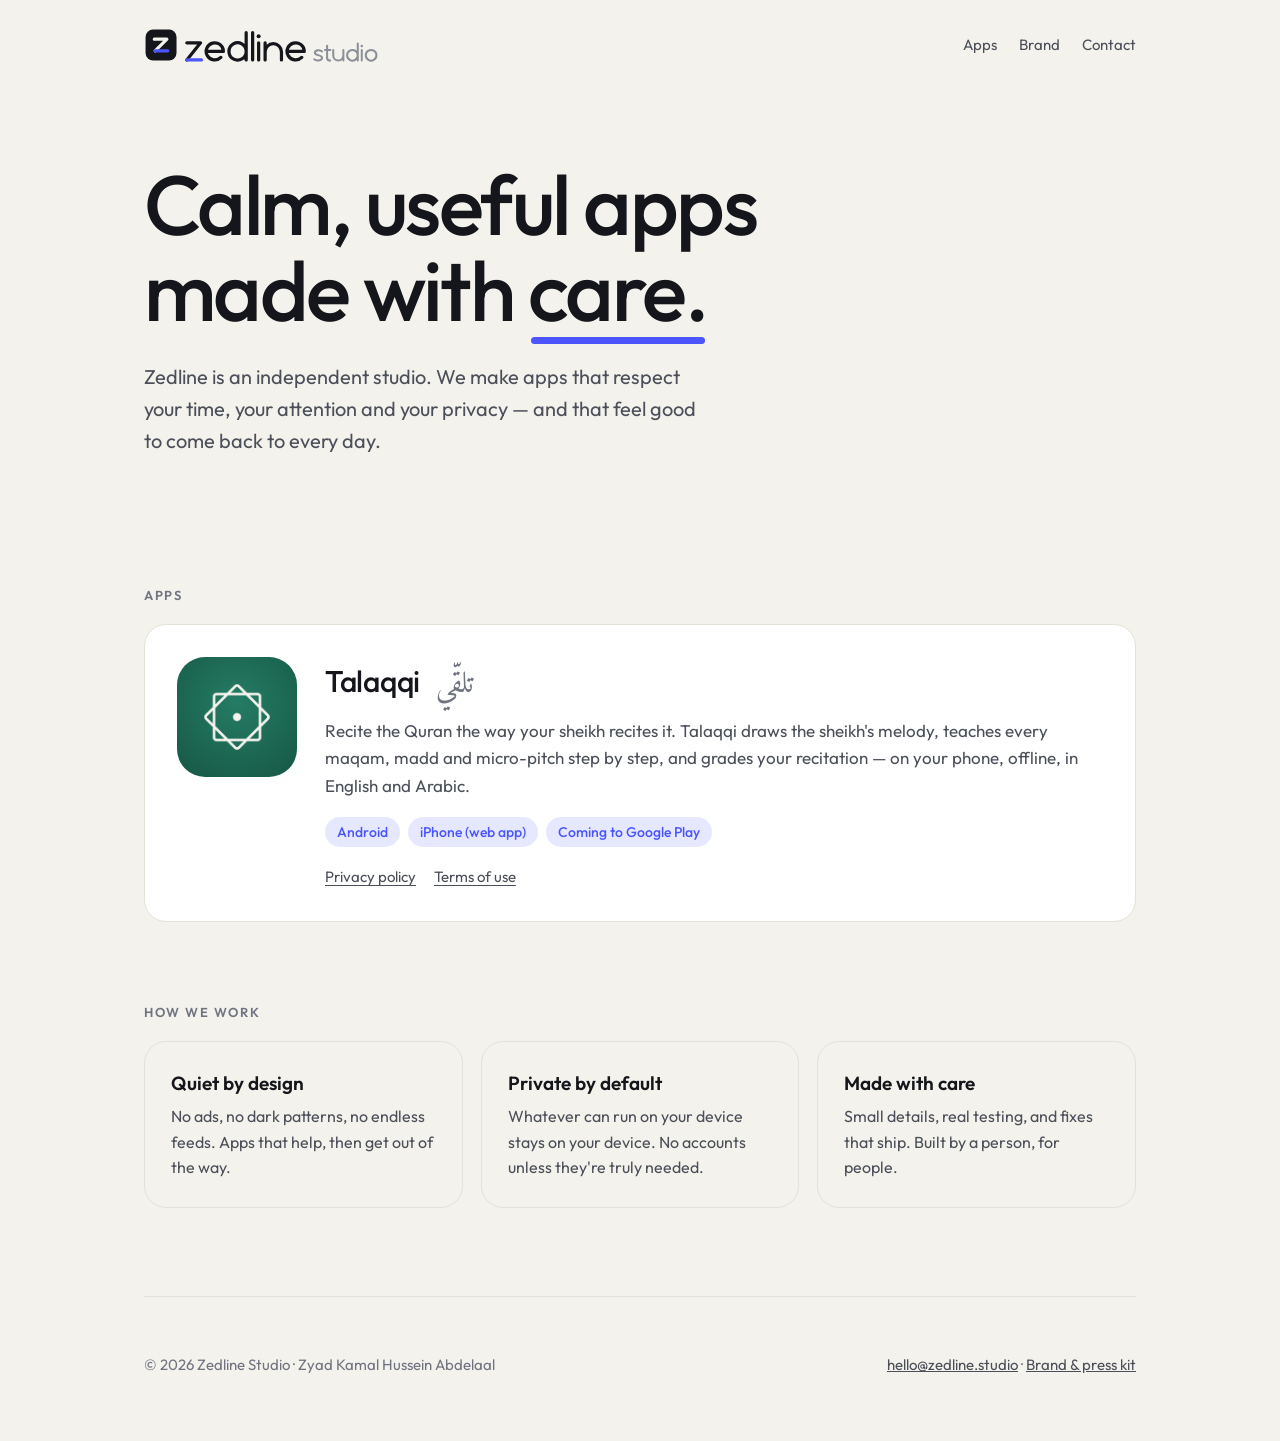
<file: index.html>
<!doctype html>
<html lang="en">
<head>
  <meta charset="utf-8" />
  <meta name="viewport" content="width=device-width, initial-scale=1" />
  <title>Zedline Studio — calm, useful apps</title>
  <meta name="description" content="Zedline is an independent studio making calm, useful apps that respect your time, your attention and your privacy." />
  <meta property="og:title" content="Zedline Studio" />
  <meta property="og:description" content="Calm, useful apps — made with care." />
  <meta property="og:image" content="og-image.png" />
  <meta name="twitter:card" content="summary_large_image" />
  <meta name="theme-color" content="#14161b" />
  <link rel="icon" href="favicon.svg" type="image/svg+xml" />
  <link rel="icon" href="favicon.ico" sizes="any" />
  <link rel="apple-touch-icon" href="apple-touch-icon.png" />
  <link rel="preconnect" href="https://fonts.googleapis.com" />
  <link rel="preconnect" href="https://fonts.gstatic.com" crossorigin />
  <link href="https://fonts.googleapis.com/css2?family=Outfit:wght@400;500;600&family=Amiri&display=swap" rel="stylesheet" />
  <link rel="stylesheet" href="style.css" />
</head>
<body>
  <div class="wrap">
    <header class="top">
      <a href="./" aria-label="Zedline Studio">
        <img class="logo-light" src="zedline-lockup.svg" alt="Zedline Studio" />
        <img class="logo-dark" src="zedline-lockup-white.svg" alt="Zedline Studio" />
      </a>
      <nav>
        <a href="#apps">Apps</a>
        <a href="brand.html">Brand</a>
        <a href="#contact">Contact</a>
      </nav>
    </header>

    <div class="hero">
      <h1>Calm, useful apps<br>made with <span class="line">care.</span></h1>
      <p>Zedline is an independent studio. We make apps that respect your time, your attention and your privacy — and
        that feel good to come back to every day.</p>
    </div>

    <section id="apps">
      <p class="label">Apps</p>
      <article class="app" id="talaqqi">
        <img src="talaqqi/icon.png" alt="Talaqqi app icon" />
        <div>
          <h3>Talaqqi <span lang="ar">تلقّي</span></h3>
          <p>Recite the Quran the way your sheikh recites it. Talaqqi draws the sheikh's melody, teaches every maqam, madd
            and micro-pitch step by step, and grades your recitation — on your phone, offline, in English and Arabic.</p>
          <div class="tags"><span>Android</span><span>iPhone (web app)</span><span>Coming to Google Play</span></div>
          <div class="links">
            <a href="talaqqi/privacy.html">Privacy policy</a>
            <a href="talaqqi/terms.html">Terms of use</a>
          </div>
        </div>
      </article>
    </section>

    <section>
      <p class="label">How we work</p>
      <div class="grid3">
        <div><b>Quiet by design</b><p>No ads, no dark patterns, no endless feeds. Apps that help, then get out of the way.</p></div>
        <div><b>Private by default</b><p>Whatever can run on your device stays on your device. No accounts unless they're truly needed.</p></div>
        <div><b>Made with care</b><p>Small details, real testing, and fixes that ship. Built by a person, for people.</p></div>
      </div>
    </section>

    <footer id="contact">
      <span>© 2026 Zedline Studio · Zyad Kamal Hussein Abdelaal</span>
      <span><a href="mailto:hello@zedline.studio">hello@zedline.studio</a> · <a href="brand.html">Brand &amp; press kit</a></span>
    </footer>
  </div>
</body>
</html>
</file>
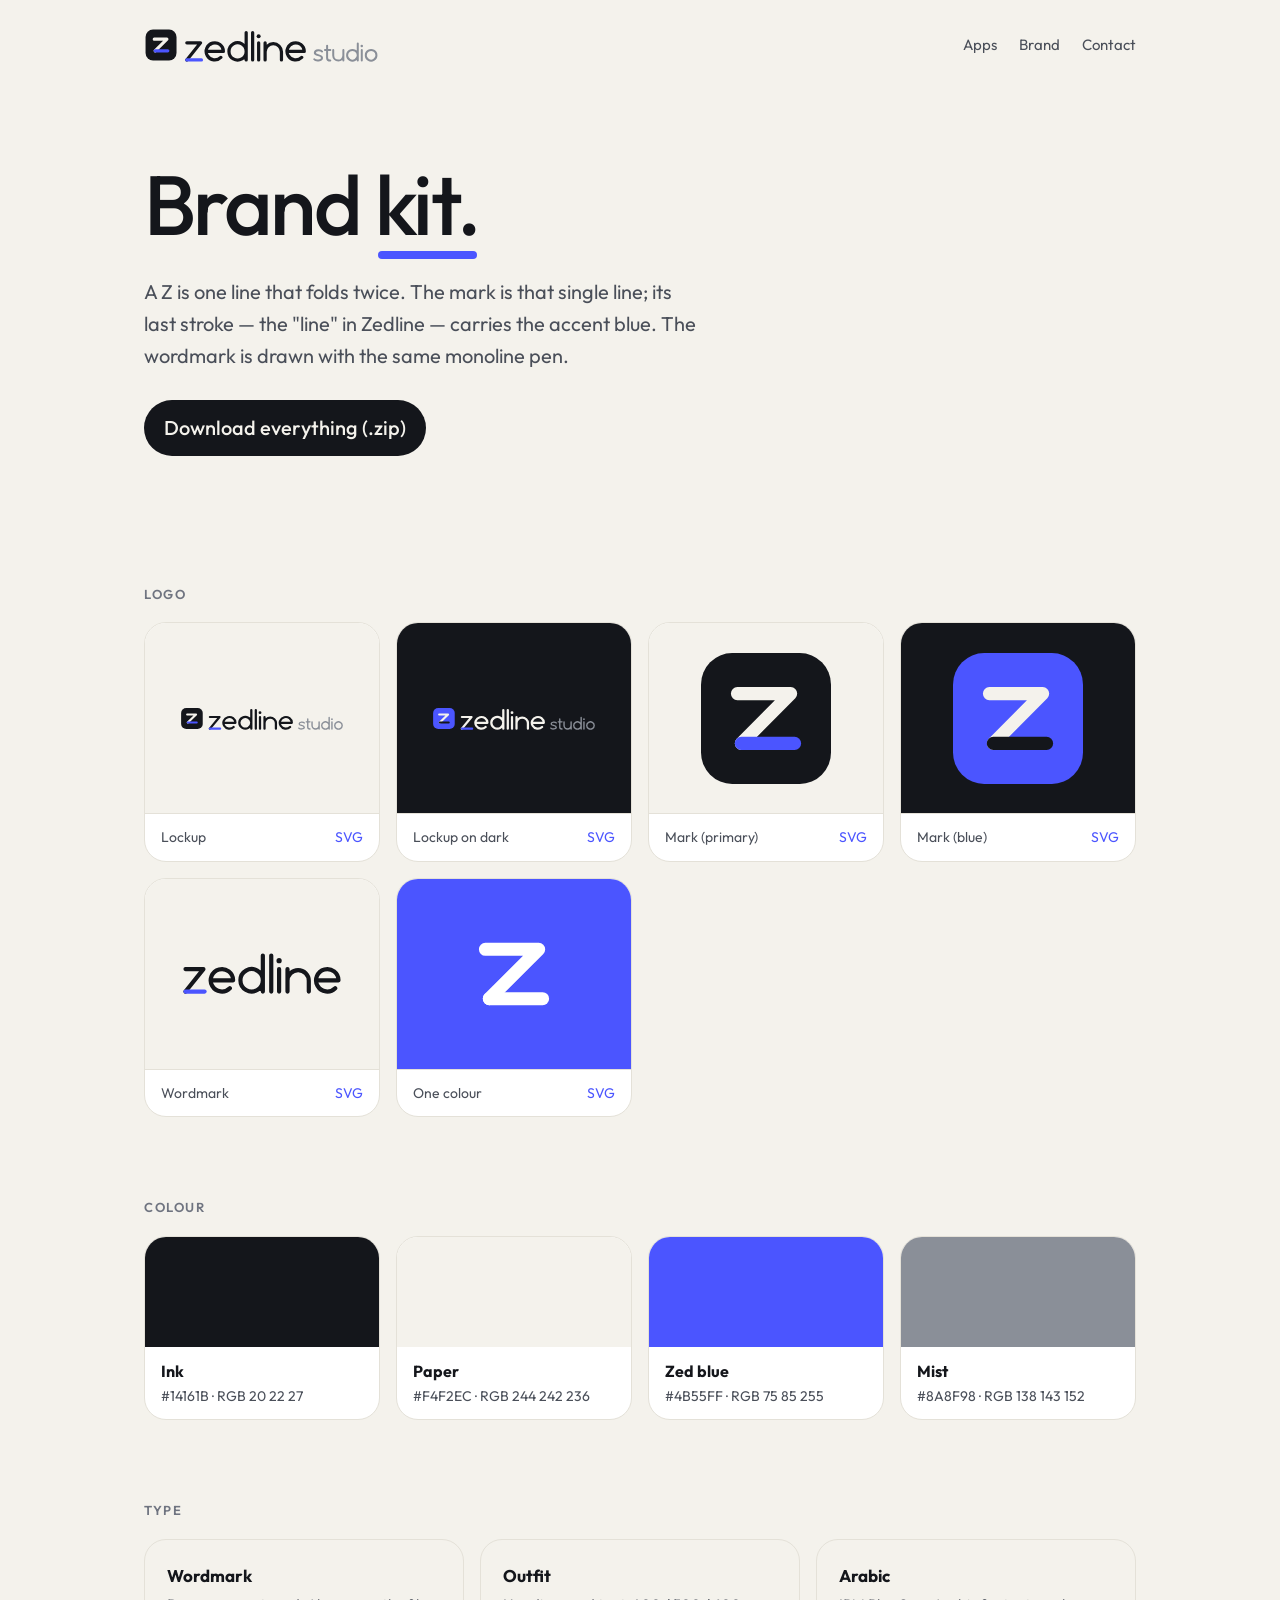
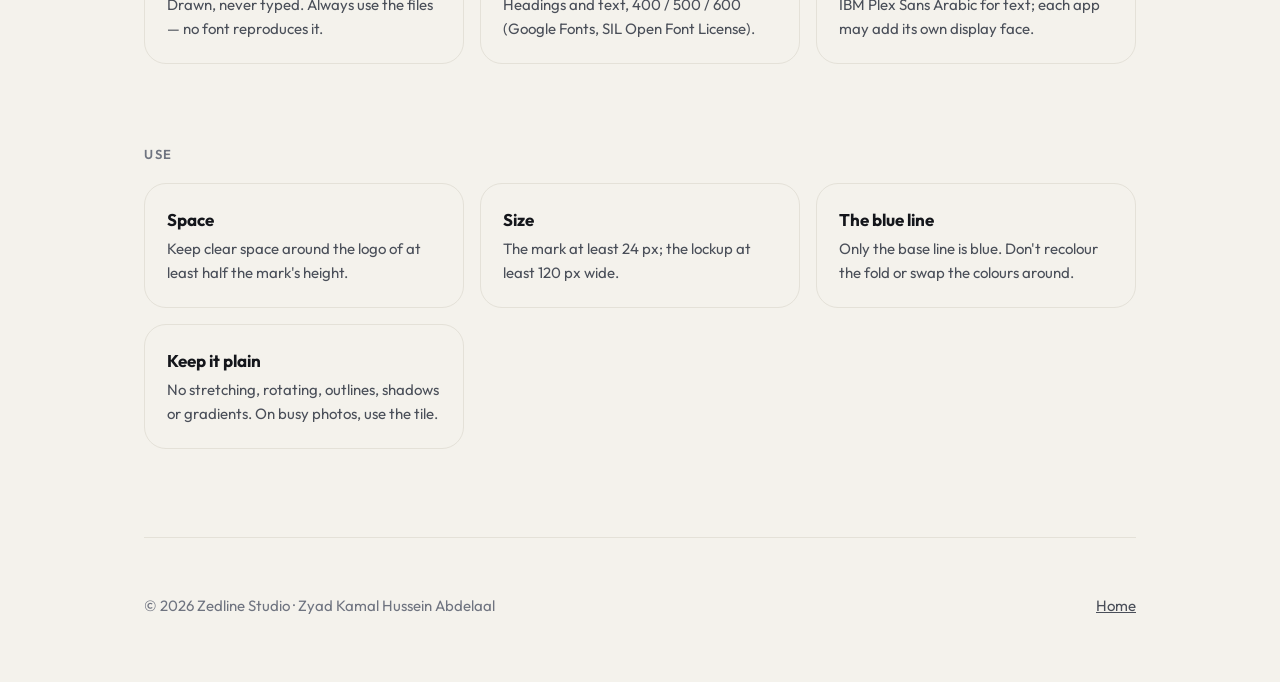
<file: brand.html>
<!doctype html>
<html lang="en">
<head>
  <meta charset="utf-8" />
  <meta name="viewport" content="width=device-width, initial-scale=1" />
  <title>Brand & press kit — Zedline Studio</title>
  <meta name="description" content="The Zedline Studio logo, colours and type, with files to download." />
  <meta property="og:image" content="og-image.png" />
  <link rel="icon" href="favicon.svg" type="image/svg+xml" />
  <link rel="icon" href="favicon.ico" sizes="any" />
  <link rel="preconnect" href="https://fonts.googleapis.com" />
  <link rel="preconnect" href="https://fonts.gstatic.com" crossorigin />
  <link href="https://fonts.googleapis.com/css2?family=Outfit:wght@400;500;600&display=swap" rel="stylesheet" />
  <link rel="stylesheet" href="style.css" />
</head>
<body>
  <div class="wrap">
    <header class="top">
      <a href="./" aria-label="Zedline Studio home">
        <img class="logo-light" src="zedline-lockup.svg" alt="Zedline Studio" />
        <img class="logo-dark" src="zedline-lockup-white.svg" alt="Zedline Studio" />
      </a>
      <nav><a href="./#apps">Apps</a><a href="brand.html">Brand</a><a href="./#contact">Contact</a></nav>
    </header>

    <div class="hero">
      <h1>Brand <span class="line">kit.</span></h1>
      <p>A Z is one line that folds twice. The mark is that single line; its last stroke — the "line" in Zedline —
        carries the accent blue. The wordmark is drawn with the same monoline pen.</p>
      <p><a class="button" href="brand-kit/zedline-brand-kit.zip">Download everything (.zip)</a></p>
    </div>

    <section>
      <p class="label">Logo</p>
      <div class="tiles">
        <div class="tile"><div class="art paper wide"><img src="brand-kit/logo/zedline-lockup.svg" alt="Lockup" /></div><div class="cap">Lockup <a href="brand-kit/logo/zedline-lockup.svg" download>SVG</a></div></div>
        <div class="tile"><div class="art ink wide"><img src="brand-kit/logo/zedline-lockup-white.svg" alt="Lockup on dark" /></div><div class="cap">Lockup on dark <a href="brand-kit/logo/zedline-lockup-white.svg" download>SVG</a></div></div>
        <div class="tile"><div class="art paper"><img src="brand-kit/logo/zedline-mark.svg" alt="Mark" /></div><div class="cap">Mark (primary) <a href="brand-kit/logo/zedline-mark.svg" download>SVG</a></div></div>
        <div class="tile"><div class="art ink"><img src="brand-kit/logo/zedline-mark-blue.svg" alt="Blue mark" /></div><div class="cap">Mark (blue) <a href="brand-kit/logo/zedline-mark-blue.svg" download>SVG</a></div></div>
        <div class="tile"><div class="art paper wide"><img src="brand-kit/logo/zedline-wordmark.svg" alt="Wordmark" /></div><div class="cap">Wordmark <a href="brand-kit/logo/zedline-wordmark.svg" download>SVG</a></div></div>
        <div class="tile"><div class="art blue"><img src="brand-kit/logo/zedline-symbol-mono-white.svg" alt="One-colour symbol" /></div><div class="cap">One colour <a href="brand-kit/logo/zedline-symbol-mono-white.svg" download>SVG</a></div></div>
      </div>
    </section>

    <section>
      <p class="label">Colour</p>
      <div class="swatches">
        <div class="swatch"><i style="background:#14161B"></i><div><b>Ink</b>#14161B · RGB 20 22 27</div></div>
        <div class="swatch"><i style="background:#F4F2EC"></i><div><b>Paper</b>#F4F2EC · RGB 244 242 236</div></div>
        <div class="swatch"><i style="background:#4B55FF"></i><div><b>Zed blue</b>#4B55FF · RGB 75 85 255</div></div>
        <div class="swatch"><i style="background:#8A8F98"></i><div><b>Mist</b>#8A8F98 · RGB 138 143 152</div></div>
      </div>
    </section>

    <section>
      <p class="label">Type</p>
      <div class="rules">
        <div><b>Wordmark</b><p>Drawn, never typed. Always use the files — no font reproduces it.</p></div>
        <div><b>Outfit</b><p>Headings and text, 400 / 500 / 600 (Google Fonts, SIL Open Font License).</p></div>
        <div><b>Arabic</b><p>IBM Plex Sans Arabic for text; each app may add its own display face.</p></div>
      </div>
    </section>

    <section>
      <p class="label">Use</p>
      <div class="rules">
        <div><b>Space</b><p>Keep clear space around the logo of at least half the mark's height.</p></div>
        <div><b>Size</b><p>The mark at least 24 px; the lockup at least 120 px wide.</p></div>
        <div><b>The blue line</b><p>Only the base line is blue. Don't recolour the fold or swap the colours around.</p></div>
        <div><b>Keep it plain</b><p>No stretching, rotating, outlines, shadows or gradients. On busy photos, use the tile.</p></div>
      </div>
    </section>

    <footer>
      <span>© 2026 Zedline Studio · Zyad Kamal Hussein Abdelaal</span>
      <span><a href="./">Home</a></span>
    </footer>
  </div>
</body>
</html>
</file>
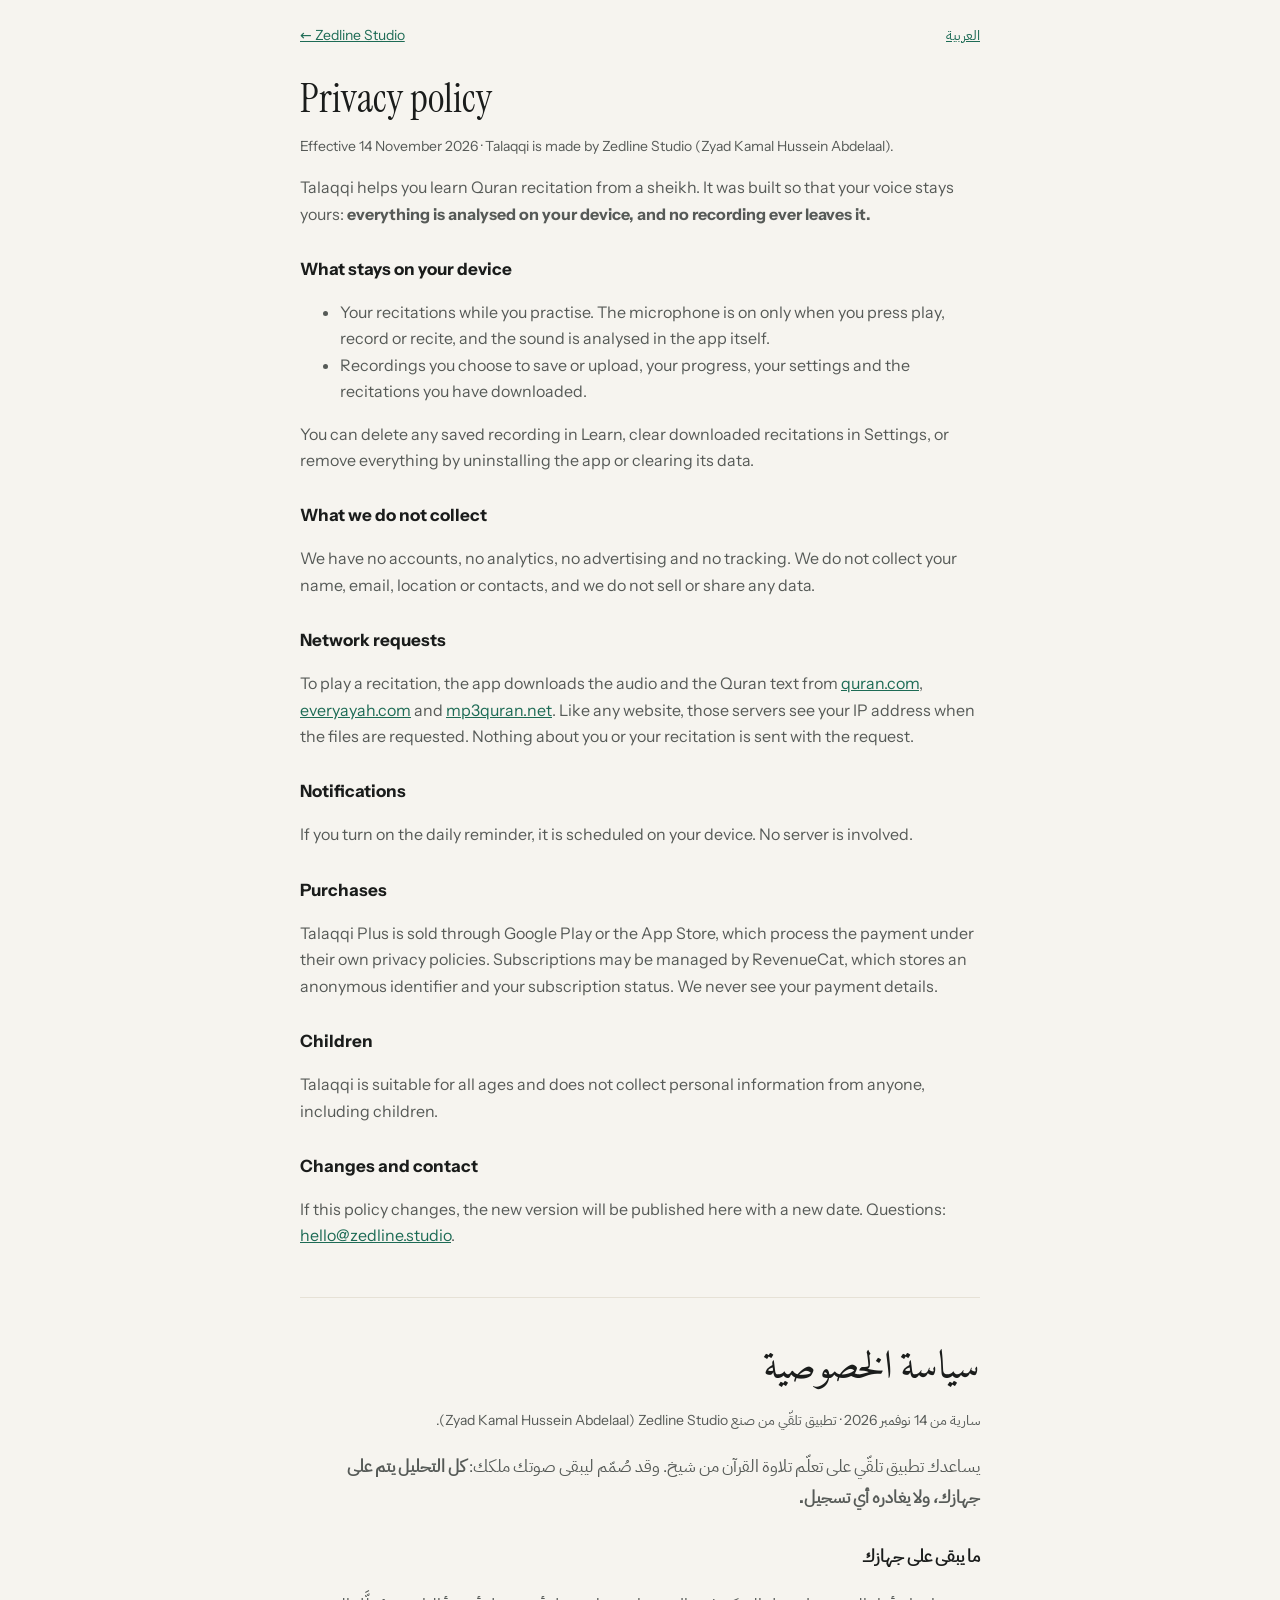
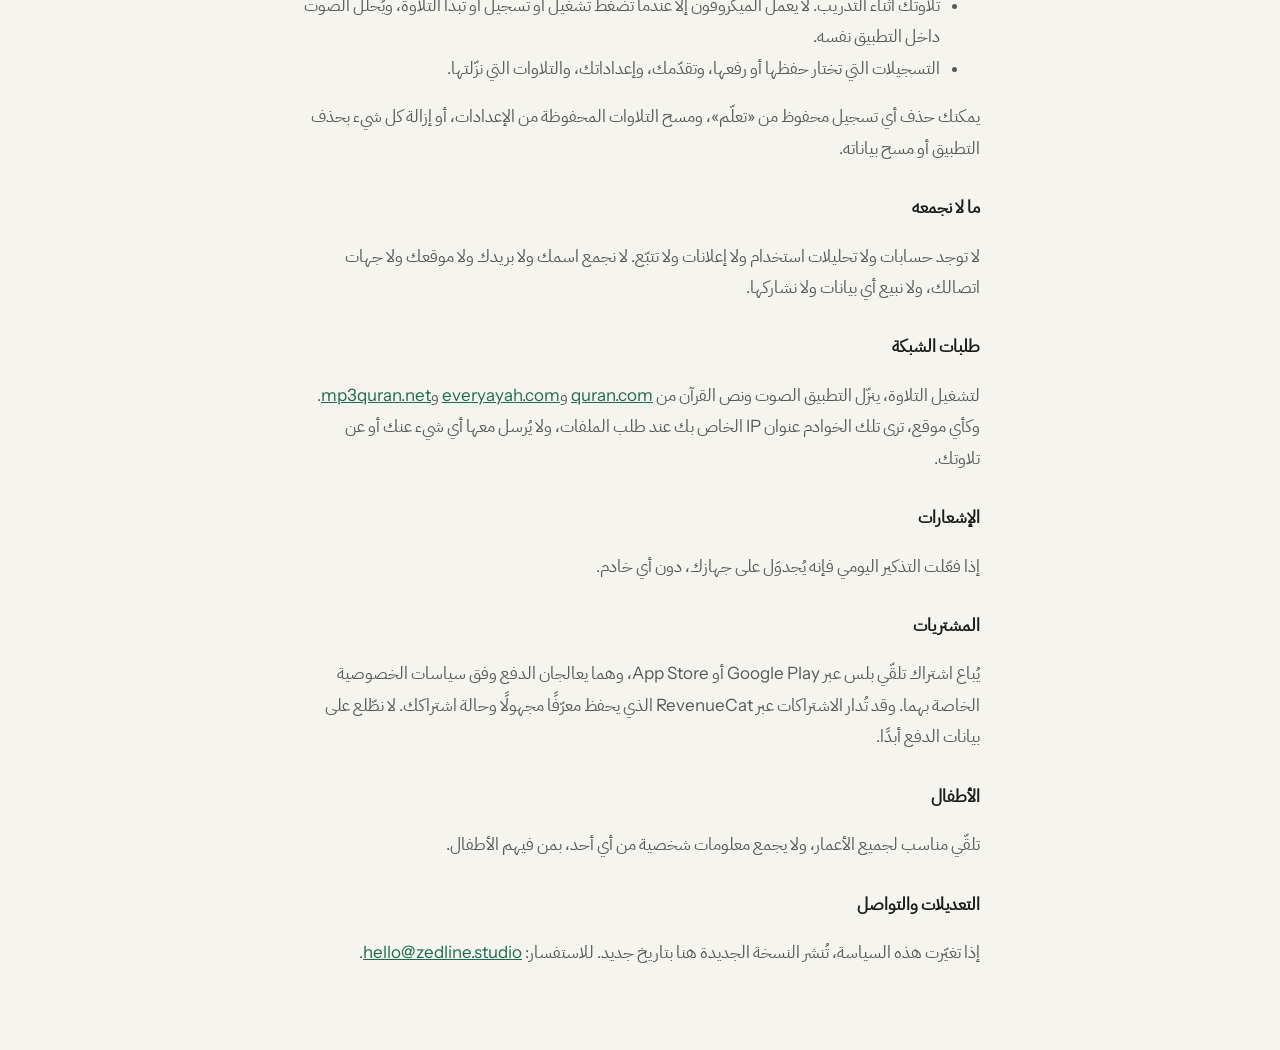
<file: talaqqi/privacy.html>
<!doctype html>
<html lang="en">
<head>
  <meta charset="utf-8" />
  <meta name="viewport" content="width=device-width, initial-scale=1, viewport-fit=cover" />
  <title>Privacy policy · Talaqqi</title>
  <link rel="icon" href="icon.png" type="image/png" />
  <style>
    :root { --bg: #f6f4ef; --ink: #1a1c1b; --ink2: #565a57; --line: #e6e1d6; --accent: #1d6b55; color-scheme: light dark; }
    @media (prefers-color-scheme: dark) { :root { --bg: #0f1211; --ink: #eceee9; --ink2: #a4aaa5; --line: #242a27; --accent: #6dc3a0; } }
    @font-face { font-family: 'Instrument Serif'; src: url('fonts/InstrumentSerif.woff2') format('woff2'); }
    @font-face { font-family: 'Instrument Sans'; src: url('fonts/InstrumentSans.woff2') format('woff2'); font-weight: 400 700; }
    @font-face { font-family: 'IBM Plex Sans Arabic'; src: url('fonts/IBMPlexSansArabic-400.woff2') format('woff2'); }
    @font-face { font-family: 'Amiri'; src: url('fonts/Amiri.woff2') format('woff2'); }
    body { margin: 0; background: var(--bg); color: var(--ink); font: 16px/1.65 'Instrument Sans', 'IBM Plex Sans Arabic', system-ui, sans-serif; }
    main { max-width: 680px; margin: 0 auto; padding: calc(env(safe-area-inset-top) + 24px) 22px 64px; }
    nav { display: flex; justify-content: space-between; gap: 12px; font-size: 14px; }
    a { color: var(--accent); }
    h1 { font: 400 40px/1.15 'Instrument Serif', 'Amiri', Georgia, serif; margin: 28px 0 4px; }
    h2 { font-size: 17px; margin: 28px 0 6px; }
    p, li { color: var(--ink2); }
    .date { font-size: 14px; color: var(--ink2); }
    section + section { border-top: 1px solid var(--line); margin-top: 48px; padding-top: 8px; }
    [dir='rtl'] { font-size: 17px; line-height: 1.85; }
    [dir='rtl'] h1 { line-height: 1.5; }
  </style>
</head>
<body>
<main>
  <nav><a href="../">← Zedline Studio</a><a href="#ar">العربية</a></nav>

  <section>
    <h1>Privacy policy</h1>
    <p class="date">Effective 14 November 2026 · Talaqqi is made by Zedline Studio (Zyad Kamal Hussein Abdelaal).</p>
    <p>Talaqqi helps you learn Quran recitation from a sheikh. It was built so that your voice stays yours: <b>everything is analysed on your device, and no recording ever leaves it.</b></p>

    <h2>What stays on your device</h2>
    <ul>
      <li>Your recitations while you practise. The microphone is on only when you press play, record or recite, and the sound is analysed in the app itself.</li>
      <li>Recordings you choose to save or upload, your progress, your settings and the recitations you have downloaded.</li>
    </ul>
    <p>You can delete any saved recording in Learn, clear downloaded recitations in Settings, or remove everything by uninstalling the app or clearing its data.</p>

    <h2>What we do not collect</h2>
    <p>We have no accounts, no analytics, no advertising and no tracking. We do not collect your name, email, location or contacts, and we do not sell or share any data.</p>

    <h2>Network requests</h2>
    <p>To play a recitation, the app downloads the audio and the Quran text from <a href="https://quran.com">quran.com</a>, <a href="https://everyayah.com">everyayah.com</a> and <a href="https://mp3quran.net">mp3quran.net</a>. Like any website, those servers see your IP address when the files are requested. Nothing about you or your recitation is sent with the request.</p>

    <h2>Notifications</h2>
    <p>If you turn on the daily reminder, it is scheduled on your device. No server is involved.</p>

    <h2>Purchases</h2>
    <p>Talaqqi Plus is sold through Google Play or the App Store, which process the payment under their own privacy policies. Subscriptions may be managed by RevenueCat, which stores an anonymous identifier and your subscription status. We never see your payment details.</p>

    <h2>Children</h2>
    <p>Talaqqi is suitable for all ages and does not collect personal information from anyone, including children.</p>

    <h2>Changes and contact</h2>
    <p>If this policy changes, the new version will be published here with a new date. Questions: <a href="mailto:hello@zedline.studio">hello@zedline.studio</a>.</p>
  </section>

  <section id="ar" dir="rtl" lang="ar">
    <h1>سياسة الخصوصية</h1>
    <p class="date">سارية من 14 نوفمبر 2026 · تطبيق تلقّي من صنع <bdi>Zedline Studio</bdi> (<bdi>Zyad Kamal Hussein Abdelaal</bdi>).</p>
    <p>يساعدك تطبيق تلقّي على تعلّم تلاوة القرآن من شيخ. وقد صُمّم ليبقى صوتك ملكك: <b>كل التحليل يتم على جهازك، ولا يغادره أي تسجيل.</b></p>

    <h2>ما يبقى على جهازك</h2>
    <ul>
      <li>تلاوتك أثناء التدريب. لا يعمل الميكروفون إلا عندما تضغط تشغيل أو تسجيل أو تبدأ التلاوة، ويُحلَّل الصوت داخل التطبيق نفسه.</li>
      <li>التسجيلات التي تختار حفظها أو رفعها، وتقدّمك، وإعداداتك، والتلاوات التي نزّلتها.</li>
    </ul>
    <p>يمكنك حذف أي تسجيل محفوظ من «تعلّم»، ومسح التلاوات المحفوظة من الإعدادات، أو إزالة كل شيء بحذف التطبيق أو مسح بياناته.</p>

    <h2>ما لا نجمعه</h2>
    <p>لا توجد حسابات ولا تحليلات استخدام ولا إعلانات ولا تتبّع. لا نجمع اسمك ولا بريدك ولا موقعك ولا جهات اتصالك، ولا نبيع أي بيانات ولا نشاركها.</p>

    <h2>طلبات الشبكة</h2>
    <p>لتشغيل التلاوة، ينزّل التطبيق الصوت ونص القرآن من <a href="https://quran.com">quran.com</a> و<a href="https://everyayah.com">everyayah.com</a> و<a href="https://mp3quran.net">mp3quran.net</a>. وكأي موقع، ترى تلك الخوادم عنوان IP الخاص بك عند طلب الملفات، ولا يُرسل معها أي شيء عنك أو عن تلاوتك.</p>

    <h2>الإشعارات</h2>
    <p>إذا فعّلت التذكير اليومي فإنه يُجدوَل على جهازك، دون أي خادم.</p>

    <h2>المشتريات</h2>
    <p>يُباع اشتراك تلقّي بلس عبر Google Play أو App Store، وهما يعالجان الدفع وفق سياسات الخصوصية الخاصة بهما. وقد تُدار الاشتراكات عبر RevenueCat الذي يحفظ معرّفًا مجهولًا وحالة اشتراكك. لا نطّلع على بيانات الدفع أبدًا.</p>

    <h2>الأطفال</h2>
    <p>تلقّي مناسب لجميع الأعمار، ولا يجمع معلومات شخصية من أي أحد، بمن فيهم الأطفال.</p>

    <h2>التعديلات والتواصل</h2>
    <p>إذا تغيّرت هذه السياسة، تُنشر النسخة الجديدة هنا بتاريخ جديد. للاستفسار: <a href="mailto:hello@zedline.studio">hello@zedline.studio</a>.</p>
  </section>
</main>
</body>
</html>
</file>
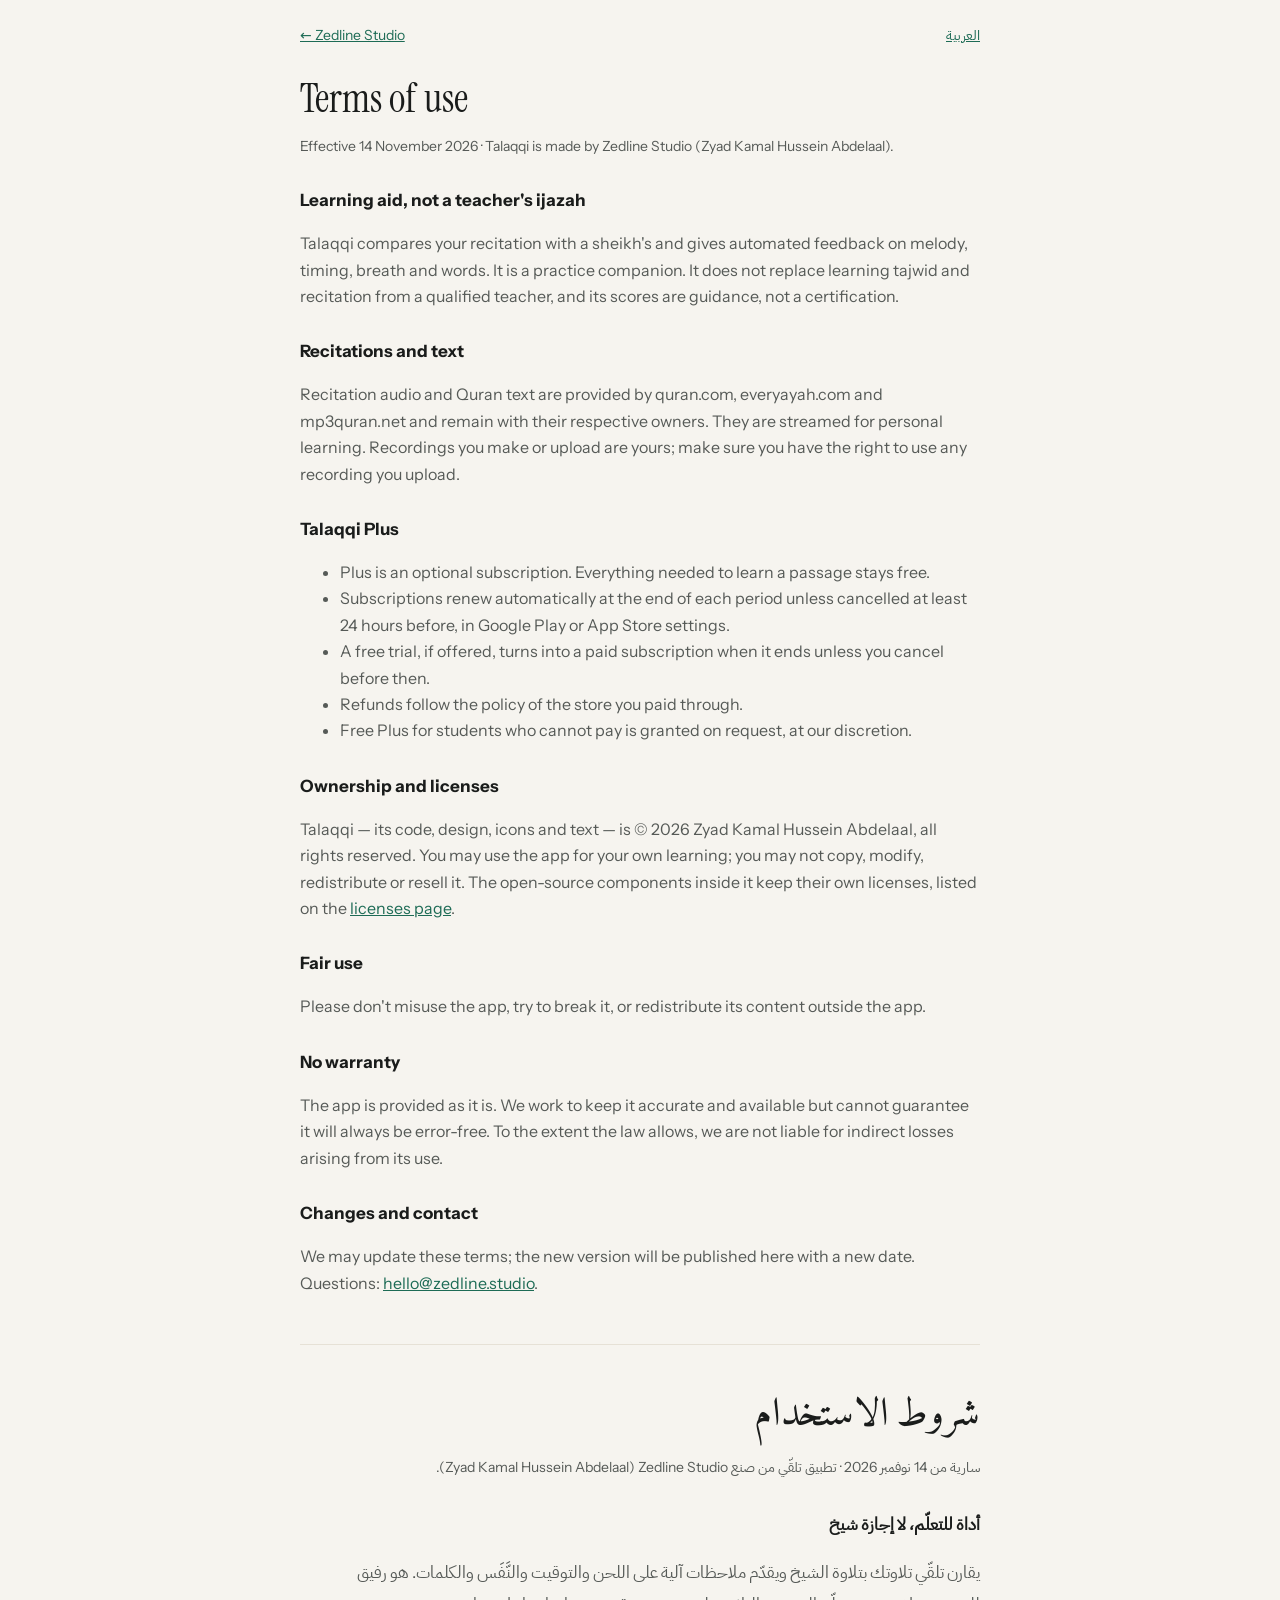
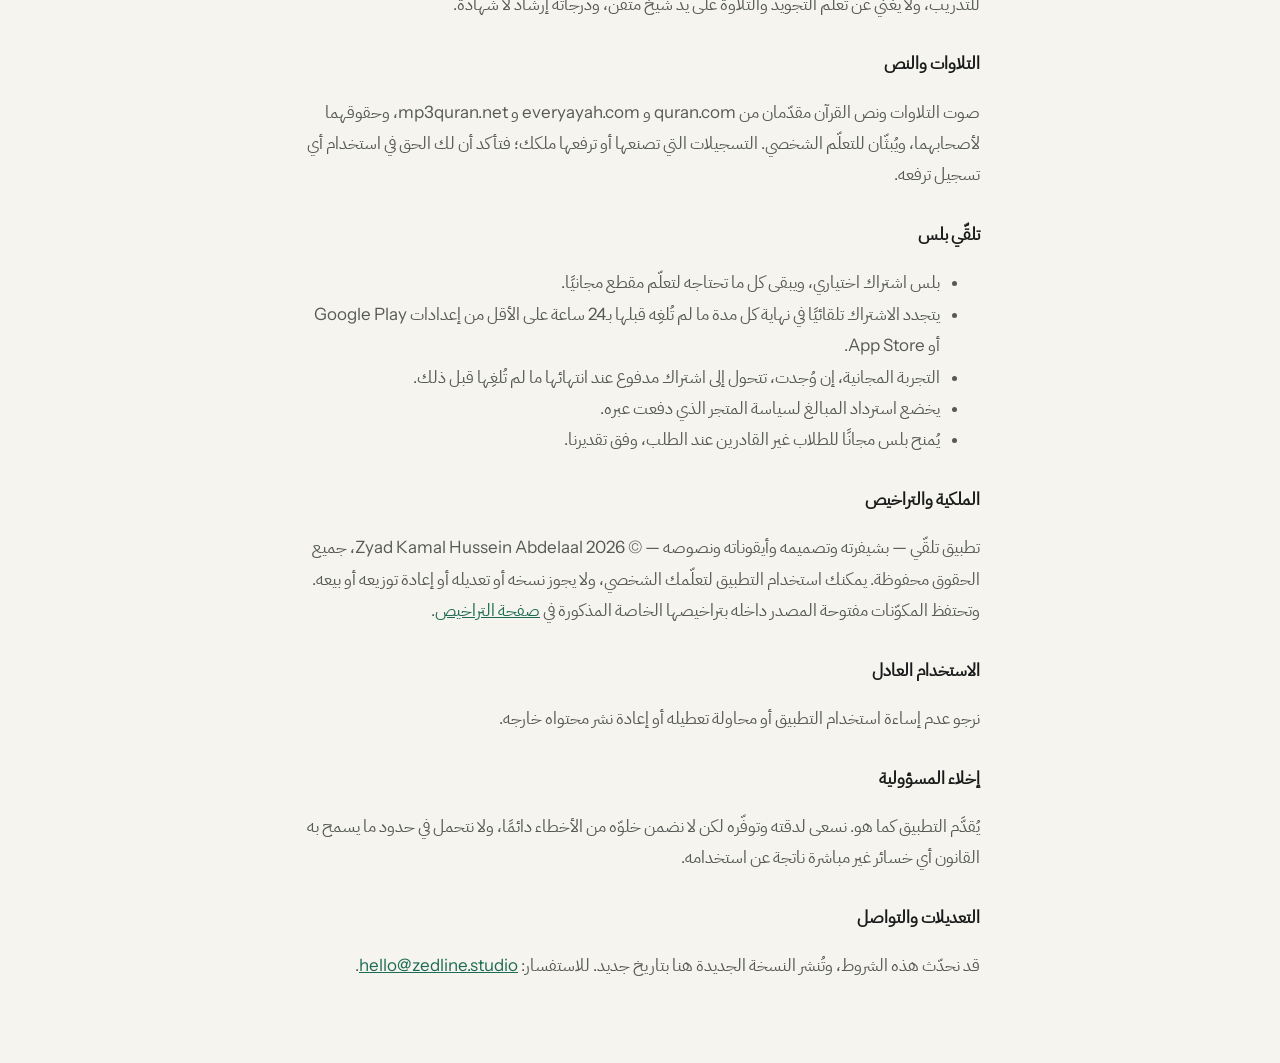
<file: talaqqi/terms.html>
<!doctype html>
<html lang="en">
<head>
  <meta charset="utf-8" />
  <meta name="viewport" content="width=device-width, initial-scale=1, viewport-fit=cover" />
  <title>Terms of use · Talaqqi</title>
  <link rel="icon" href="icon.png" type="image/png" />
  <style>
    :root { --bg: #f6f4ef; --ink: #1a1c1b; --ink2: #565a57; --line: #e6e1d6; --accent: #1d6b55; color-scheme: light dark; }
    @media (prefers-color-scheme: dark) { :root { --bg: #0f1211; --ink: #eceee9; --ink2: #a4aaa5; --line: #242a27; --accent: #6dc3a0; } }
    @font-face { font-family: 'Instrument Serif'; src: url('fonts/InstrumentSerif.woff2') format('woff2'); }
    @font-face { font-family: 'Instrument Sans'; src: url('fonts/InstrumentSans.woff2') format('woff2'); font-weight: 400 700; }
    @font-face { font-family: 'IBM Plex Sans Arabic'; src: url('fonts/IBMPlexSansArabic-400.woff2') format('woff2'); }
    @font-face { font-family: 'Amiri'; src: url('fonts/Amiri.woff2') format('woff2'); }
    body { margin: 0; background: var(--bg); color: var(--ink); font: 16px/1.65 'Instrument Sans', 'IBM Plex Sans Arabic', system-ui, sans-serif; }
    main { max-width: 680px; margin: 0 auto; padding: calc(env(safe-area-inset-top) + 24px) 22px 64px; }
    nav { display: flex; justify-content: space-between; gap: 12px; font-size: 14px; }
    a { color: var(--accent); }
    h1 { font: 400 40px/1.15 'Instrument Serif', 'Amiri', Georgia, serif; margin: 28px 0 4px; }
    h2 { font-size: 17px; margin: 28px 0 6px; }
    p, li { color: var(--ink2); }
    .date { font-size: 14px; color: var(--ink2); }
    section + section { border-top: 1px solid var(--line); margin-top: 48px; padding-top: 8px; }
    [dir='rtl'] { font-size: 17px; line-height: 1.85; }
    [dir='rtl'] h1 { line-height: 1.5; }
  </style>
</head>
<body>
<main>
  <nav><a href="../">← Zedline Studio</a><a href="#ar">العربية</a></nav>

  <section>
    <h1>Terms of use</h1>
    <p class="date">Effective 14 November 2026 · Talaqqi is made by Zedline Studio (Zyad Kamal Hussein Abdelaal).</p>

    <h2>Learning aid, not a teacher's ijazah</h2>
    <p>Talaqqi compares your recitation with a sheikh's and gives automated feedback on melody, timing, breath and words. It is a practice companion. It does not replace learning tajwid and recitation from a qualified teacher, and its scores are guidance, not a certification.</p>

    <h2>Recitations and text</h2>
    <p>Recitation audio and Quran text are provided by quran.com, everyayah.com and mp3quran.net and remain with their respective owners. They are streamed for personal learning. Recordings you make or upload are yours; make sure you have the right to use any recording you upload.</p>

    <h2>Talaqqi Plus</h2>
    <ul>
      <li>Plus is an optional subscription. Everything needed to learn a passage stays free.</li>
      <li>Subscriptions renew automatically at the end of each period unless cancelled at least 24 hours before, in Google Play or App Store settings.</li>
      <li>A free trial, if offered, turns into a paid subscription when it ends unless you cancel before then.</li>
      <li>Refunds follow the policy of the store you paid through.</li>
      <li>Free Plus for students who cannot pay is granted on request, at our discretion.</li>
    </ul>

    <h2>Ownership and licenses</h2>
    <p>Talaqqi — its code, design, icons and text — is © 2026 Zyad Kamal Hussein Abdelaal, all rights reserved. You may use the app for your
      own learning; you may not copy, modify, redistribute or resell it. The open-source components inside it keep
      their own licenses, listed on the <a href="../#talaqqi">licenses page</a>.</p>

    <h2>Fair use</h2>
    <p>Please don't misuse the app, try to break it, or redistribute its content outside the app.</p>

    <h2>No warranty</h2>
    <p>The app is provided as it is. We work to keep it accurate and available but cannot guarantee it will always be error-free. To the extent the law allows, we are not liable for indirect losses arising from its use.</p>

    <h2>Changes and contact</h2>
    <p>We may update these terms; the new version will be published here with a new date. Questions: <a href="mailto:hello@zedline.studio">hello@zedline.studio</a>.</p>
  </section>

  <section id="ar" dir="rtl" lang="ar">
    <h1>شروط الاستخدام</h1>
    <p class="date">سارية من 14 نوفمبر 2026 · تطبيق تلقّي من صنع <bdi>Zedline Studio</bdi> (<bdi>Zyad Kamal Hussein Abdelaal</bdi>).</p>

    <h2>أداة للتعلّم، لا إجازة شيخ</h2>
    <p>يقارن تلقّي تلاوتك بتلاوة الشيخ ويقدّم ملاحظات آلية على اللحن والتوقيت والنَّفَس والكلمات. هو رفيق للتدريب، ولا يغني عن تعلّم التجويد والتلاوة على يد شيخ متقن، ودرجاته إرشاد لا شهادة.</p>

    <h2>التلاوات والنص</h2>
    <p>صوت التلاوات ونص القرآن مقدّمان من quran.com و everyayah.com و mp3quran.net، وحقوقهما لأصحابهما، ويُبثّان للتعلّم الشخصي. التسجيلات التي تصنعها أو ترفعها ملكك؛ فتأكد أن لك الحق في استخدام أي تسجيل ترفعه.</p>

    <h2>تلقّي بلس</h2>
    <ul>
      <li>بلس اشتراك اختياري، ويبقى كل ما تحتاجه لتعلّم مقطع مجانيًا.</li>
      <li>يتجدد الاشتراك تلقائيًا في نهاية كل مدة ما لم تُلغِه قبلها بـ24 ساعة على الأقل من إعدادات Google Play أو App Store.</li>
      <li>التجربة المجانية، إن وُجدت، تتحول إلى اشتراك مدفوع عند انتهائها ما لم تُلغِها قبل ذلك.</li>
      <li>يخضع استرداد المبالغ لسياسة المتجر الذي دفعت عبره.</li>
      <li>يُمنح بلس مجانًا للطلاب غير القادرين عند الطلب، وفق تقديرنا.</li>
    </ul>

    <h2>الملكية والتراخيص</h2>
    <p>تطبيق تلقّي — بشيفرته وتصميمه وأيقوناته ونصوصه — © 2026 <bdi>Zyad Kamal Hussein Abdelaal</bdi>، جميع الحقوق محفوظة. يمكنك استخدام التطبيق
      لتعلّمك الشخصي، ولا يجوز نسخه أو تعديله أو إعادة توزيعه أو بيعه. وتحتفظ المكوّنات مفتوحة المصدر داخله بتراخيصها
      الخاصة المذكورة في <a href="../#talaqqi">صفحة التراخيص</a>.</p>

    <h2>الاستخدام العادل</h2>
    <p>نرجو عدم إساءة استخدام التطبيق أو محاولة تعطيله أو إعادة نشر محتواه خارجه.</p>

    <h2>إخلاء المسؤولية</h2>
    <p>يُقدَّم التطبيق كما هو. نسعى لدقته وتوفّره لكن لا نضمن خلوّه من الأخطاء دائمًا، ولا نتحمل في حدود ما يسمح به القانون أي خسائر غير مباشرة ناتجة عن استخدامه.</p>

    <h2>التعديلات والتواصل</h2>
    <p>قد نحدّث هذه الشروط، وتُنشر النسخة الجديدة هنا بتاريخ جديد. للاستفسار: <a href="mailto:hello@zedline.studio">hello@zedline.studio</a>.</p>
  </section>
</main>
</body>
</html>
</file>
<file: style.css>
/* Zedline Studio — site styles. Colours mirror brand/logo.mjs. */
:root {
  --ink: #14161b;
  --ink-2: #4a4f59;
  --ink-3: #6f7480;
  --paper: #f4f2ec;
  --card: #ffffff;
  --line: #e4e1d8;
  --accent: #4b55ff;
  --accent-soft: #e6e8ff;
  --radius: 22px;
  color-scheme: light dark;
}
@media (prefers-color-scheme: dark) {
  :root { --ink: #f1efe9; --ink-2: #b4b8c0; --ink-3: #8a8f98; --paper: #14161b; --card: #1c1f26; --line: #2a2e37; --accent: #7c84ff; --accent-soft: rgba(124, 132, 255, 0.14); }
  .logo-light { display: none; }
}
@media (prefers-color-scheme: light) { .logo-dark { display: none; } }

* { box-sizing: border-box; }
html { -webkit-text-size-adjust: 100%; }
body {
  margin: 0; background: var(--paper); color: var(--ink);
  font: 17px/1.6 'Outfit', system-ui, -apple-system, 'Segoe UI', sans-serif; -webkit-font-smoothing: antialiased;
}
a { color: inherit; }
img { max-width: 100%; display: block; }
.wrap { max-width: 1040px; margin: 0 auto; padding: 0 24px; }

/* header */
.top { display: flex; align-items: center; justify-content: space-between; gap: 16px; padding: 28px 0; }
.top img { height: 34px; width: auto; }
.top nav { display: flex; gap: 22px; font-size: 15px; }
.top nav a { text-decoration: none; color: var(--ink-2); }
.top nav a:hover { color: var(--ink); }
@media (max-width: 560px) {
  .top { flex-wrap: wrap; padding: 22px 0; }
  .top img { height: 28px; }
  .top nav { gap: 18px; }
  .hero { padding: 40px 0 56px; }
  .hero p { font-size: 18px; }
}

/* hero */
.hero { padding: 72px 0 88px; }
.hero h1 { font-weight: 500; font-size: clamp(44px, 8vw, 84px); line-height: 1.02; letter-spacing: -0.03em; margin: 0; }
.hero h1 .line { position: relative; white-space: nowrap; }
.hero h1 .line::after { content: ''; position: absolute; left: 0.04em; right: 0.02em; bottom: -0.02em; height: 0.09em; border-radius: 1em; background: var(--accent); }
.hero p { max-width: 560px; font-size: 20px; color: var(--ink-2); margin: 28px 0 0; }

/* sections */
section { padding: 40px 0; }
.label { font-size: 13px; font-weight: 600; letter-spacing: 0.12em; text-transform: uppercase; color: var(--ink-3); margin: 0 0 18px; }
h2 { font-weight: 500; font-size: 34px; letter-spacing: -0.02em; margin: 0 0 12px; }

/* app card */
.app { display: grid; grid-template-columns: 120px 1fr; gap: 28px; align-items: start; padding: 32px; border-radius: var(--radius); background: var(--card); border: 1px solid var(--line); }
.app img { width: 120px; height: 120px; border-radius: 28px; }
.app h3 { margin: 0; font-size: 30px; font-weight: 500; letter-spacing: -0.01em; }
.app h3 span { font-family: 'Amiri', serif; font-weight: 400; color: var(--ink-3); margin-inline-start: 10px; }
.app p { margin: 8px 0 18px; color: var(--ink-2); }
.tags { display: flex; flex-wrap: wrap; gap: 8px; margin-bottom: 18px; }
.tags span { padding: 4px 12px; border-radius: 999px; background: var(--accent-soft); color: var(--accent); font-size: 14px; font-weight: 500; }
.links { display: flex; flex-wrap: wrap; gap: 18px; font-size: 15px; }
.links a { color: var(--ink-2); text-underline-offset: 3px; }
@media (max-width: 620px) { .app { grid-template-columns: 1fr; padding: 24px; } .app img { width: 88px; height: 88px; border-radius: 22px; } }

/* principles */
.grid3 { display: grid; grid-template-columns: repeat(3, 1fr); gap: 18px; }
.grid3 div { padding: 26px; border-radius: var(--radius); border: 1px solid var(--line); }
.grid3 b { display: block; font-size: 19px; font-weight: 600; margin-bottom: 6px; }
.grid3 p { margin: 0; color: var(--ink-2); font-size: 16px; }
@media (max-width: 760px) { .grid3 { grid-template-columns: 1fr; } }

/* footer */
footer { padding: 56px 0 64px; margin-top: 48px; border-top: 1px solid var(--line); color: var(--ink-3); font-size: 15px; display: flex; flex-wrap: wrap; gap: 12px 28px; justify-content: space-between; }
footer a { color: var(--ink-2); }

/* brand page */
.tiles { display: grid; grid-template-columns: repeat(auto-fill, minmax(220px, 1fr)); gap: 16px; }
.tile { border-radius: var(--radius); border: 1px solid var(--line); overflow: hidden; background: var(--card); }
.tile .art { height: 190px; display: grid; place-items: center; padding: 24px; }
.tile .art img { width: auto; height: auto; max-width: 70%; max-height: 132px; }
.tile .art.wide img { width: 88%; max-width: 88%; max-height: 80px; }
.tile .art.ink { background: #14161b; } .tile .art.paper { background: #f4f2ec; } .tile .art.blue { background: #4b55ff; }
.tile .cap { padding: 12px 16px; font-size: 14px; color: var(--ink-2); border-top: 1px solid var(--line); display: flex; justify-content: space-between; gap: 8px; }
.tile .cap a { color: var(--accent); text-decoration: none; }
.swatches { display: grid; grid-template-columns: repeat(auto-fill, minmax(200px, 1fr)); gap: 16px; }
.swatch { border-radius: var(--radius); overflow: hidden; border: 1px solid var(--line); background: var(--card); }
.swatch i { display: block; height: 110px; }
.swatch div { padding: 12px 16px; font-size: 14px; color: var(--ink-2); }
.swatch b { display: block; color: var(--ink); font-size: 16px; }
.rules { display: grid; grid-template-columns: repeat(auto-fill, minmax(260px, 1fr)); gap: 16px; }
.rules div { padding: 22px; border-radius: var(--radius); border: 1px solid var(--line); }
.rules b { display: block; margin-bottom: 4px; }
.rules p { margin: 0; color: var(--ink-2); font-size: 15px; }
.button { display: inline-flex; align-items: center; gap: 8px; padding: 12px 20px; border-radius: 999px; background: var(--ink); color: var(--paper); text-decoration: none; font-weight: 500; }
</file>
